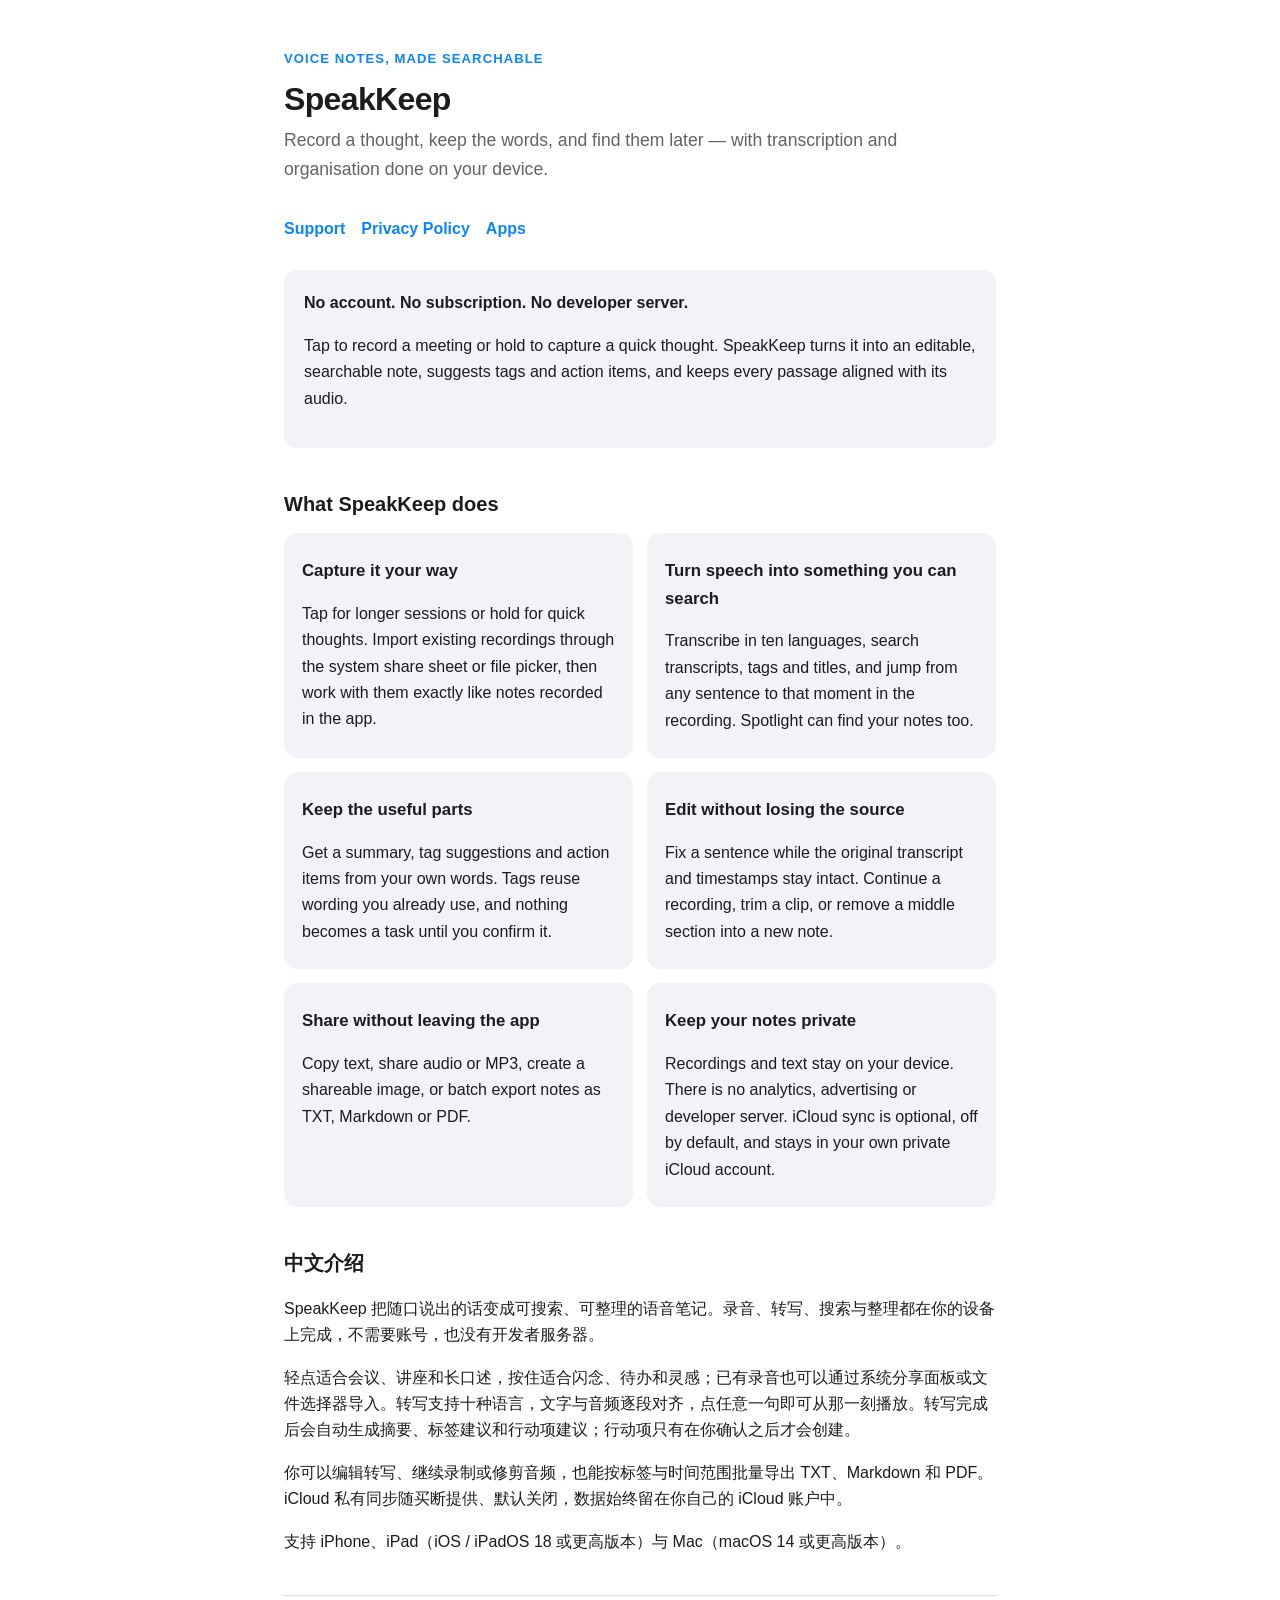
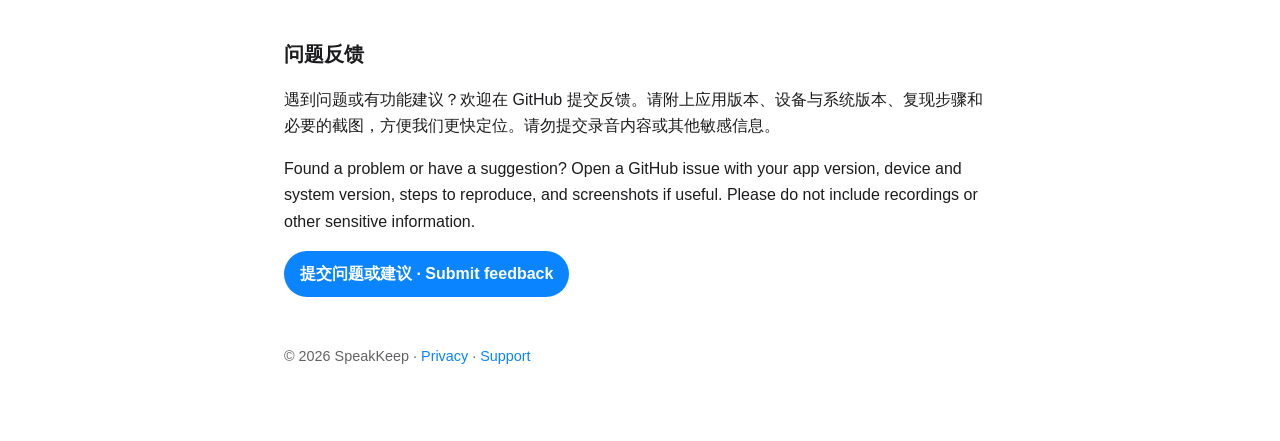
<file: speakkeep/index.html>
<!doctype html>
<html lang="en">
<head>
<meta charset="utf-8">
<meta name="viewport" content="width=device-width, initial-scale=1">
<title>SpeakKeep — Voice Notes</title>
<meta name="description" content="SpeakKeep turns voice notes into searchable, organised text on your iPhone, iPad and Mac. No account, no subscription, no developer server.">
<link rel="stylesheet" href="assets.css">
</head>
<body>
<main>
  <header>
    <p class="eyebrow">Voice notes, made searchable</p>
    <h1>SpeakKeep</h1>
    <p class="lead">Record a thought, keep the words, and find them later — with transcription and organisation done on your device.</p>
    <nav>
      <a href="support/">Support</a>
      <a href="privacy/">Privacy Policy</a>
      <a href="../">Apps</a>
    </nav>
  </header>

  <div class="card">
    <strong>No account. No subscription. No developer server.</strong>
    <p>Tap to record a meeting or hold to capture a quick thought. SpeakKeep turns it into an editable, searchable note, suggests tags and action items, and keeps every passage aligned with its audio.</p>
  </div>

  <h2>What SpeakKeep does</h2>
  <div class="features">
    <section class="feature">
      <h3>Capture it your way</h3>
      <p>Tap for longer sessions or hold for quick thoughts. Import existing recordings through the system share sheet or file picker, then work with them exactly like notes recorded in the app.</p>
    </section>
    <section class="feature">
      <h3>Turn speech into something you can search</h3>
      <p>Transcribe in ten languages, search transcripts, tags and titles, and jump from any sentence to that moment in the recording. Spotlight can find your notes too.</p>
    </section>
    <section class="feature">
      <h3>Keep the useful parts</h3>
      <p>Get a summary, tag suggestions and action items from your own words. Tags reuse wording you already use, and nothing becomes a task until you confirm it.</p>
    </section>
    <section class="feature">
      <h3>Edit without losing the source</h3>
      <p>Fix a sentence while the original transcript and timestamps stay intact. Continue a recording, trim a clip, or remove a middle section into a new note.</p>
    </section>
    <section class="feature">
      <h3>Share without leaving the app</h3>
      <p>Copy text, share audio or MP3, create a shareable image, or batch export notes as TXT, Markdown or PDF.</p>
    </section>
    <section class="feature">
      <h3>Keep your notes private</h3>
      <p>Recordings and text stay on your device. There is no analytics, advertising or developer server. iCloud sync is optional, off by default, and stays in your own private iCloud account.</p>
    </section>
  </div>

  <section lang="zh-Hans">
    <h2>中文介绍</h2>
    <p>SpeakKeep 把随口说出的话变成可搜索、可整理的语音笔记。录音、转写、搜索与整理都在你的设备上完成，不需要账号，也没有开发者服务器。</p>
    <p>轻点适合会议、讲座和长口述，按住适合闪念、待办和灵感；已有录音也可以通过系统分享面板或文件选择器导入。转写支持十种语言，文字与音频逐段对齐，点任意一句即可从那一刻播放。转写完成后会自动生成摘要、标签建议和行动项建议；行动项只有在你确认之后才会创建。</p>
    <p>你可以编辑转写、继续录制或修剪音频，也能按标签与时间范围批量导出 TXT、Markdown 和 PDF。iCloud 私有同步随买断提供、默认关闭，数据始终留在你自己的 iCloud 账户中。</p>
    <p>支持 iPhone、iPad（iOS / iPadOS 18 或更高版本）与 Mac（macOS 14 或更高版本）。</p>
  </section>

  <section id="feedback" class="feedback">
    <h2>问题反馈</h2>
    <p>遇到问题或有功能建议？欢迎在 GitHub 提交反馈。请附上应用版本、设备与系统版本、复现步骤和必要的截图，方便我们更快定位。请勿提交录音内容或其他敏感信息。</p>
    <p lang="en">Found a problem or have a suggestion? Open a GitHub issue with your app version, device and system version, steps to reproduce, and screenshots if useful. Please do not include recordings or other sensitive information.</p>
    <p><a class="button" href="https://github.com/chengwind198/appsite/issues/new">提交问题或建议 · Submit feedback</a></p>
  </section>

  <footer>© 2026 SpeakKeep · <a href="privacy/">Privacy</a> · <a href="support/">Support</a></footer>
</main>
</body>
</html>
</file>
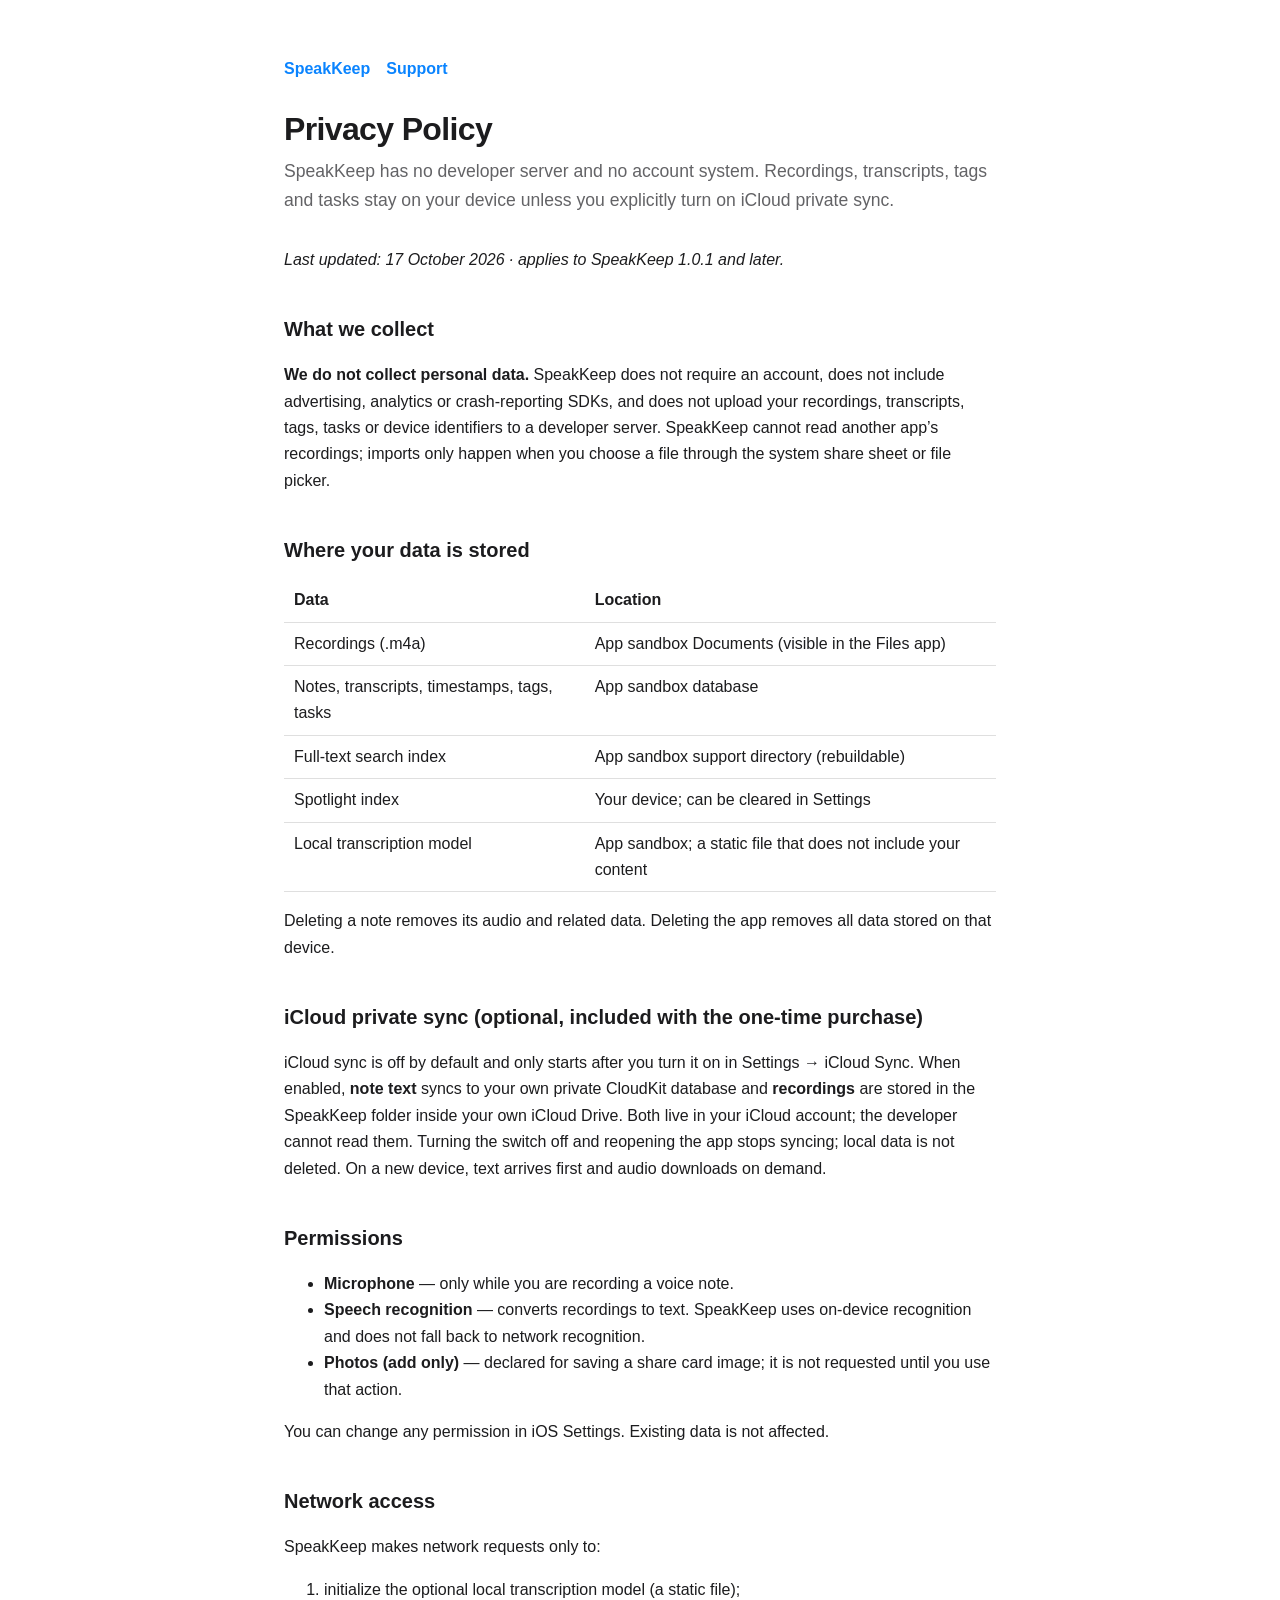
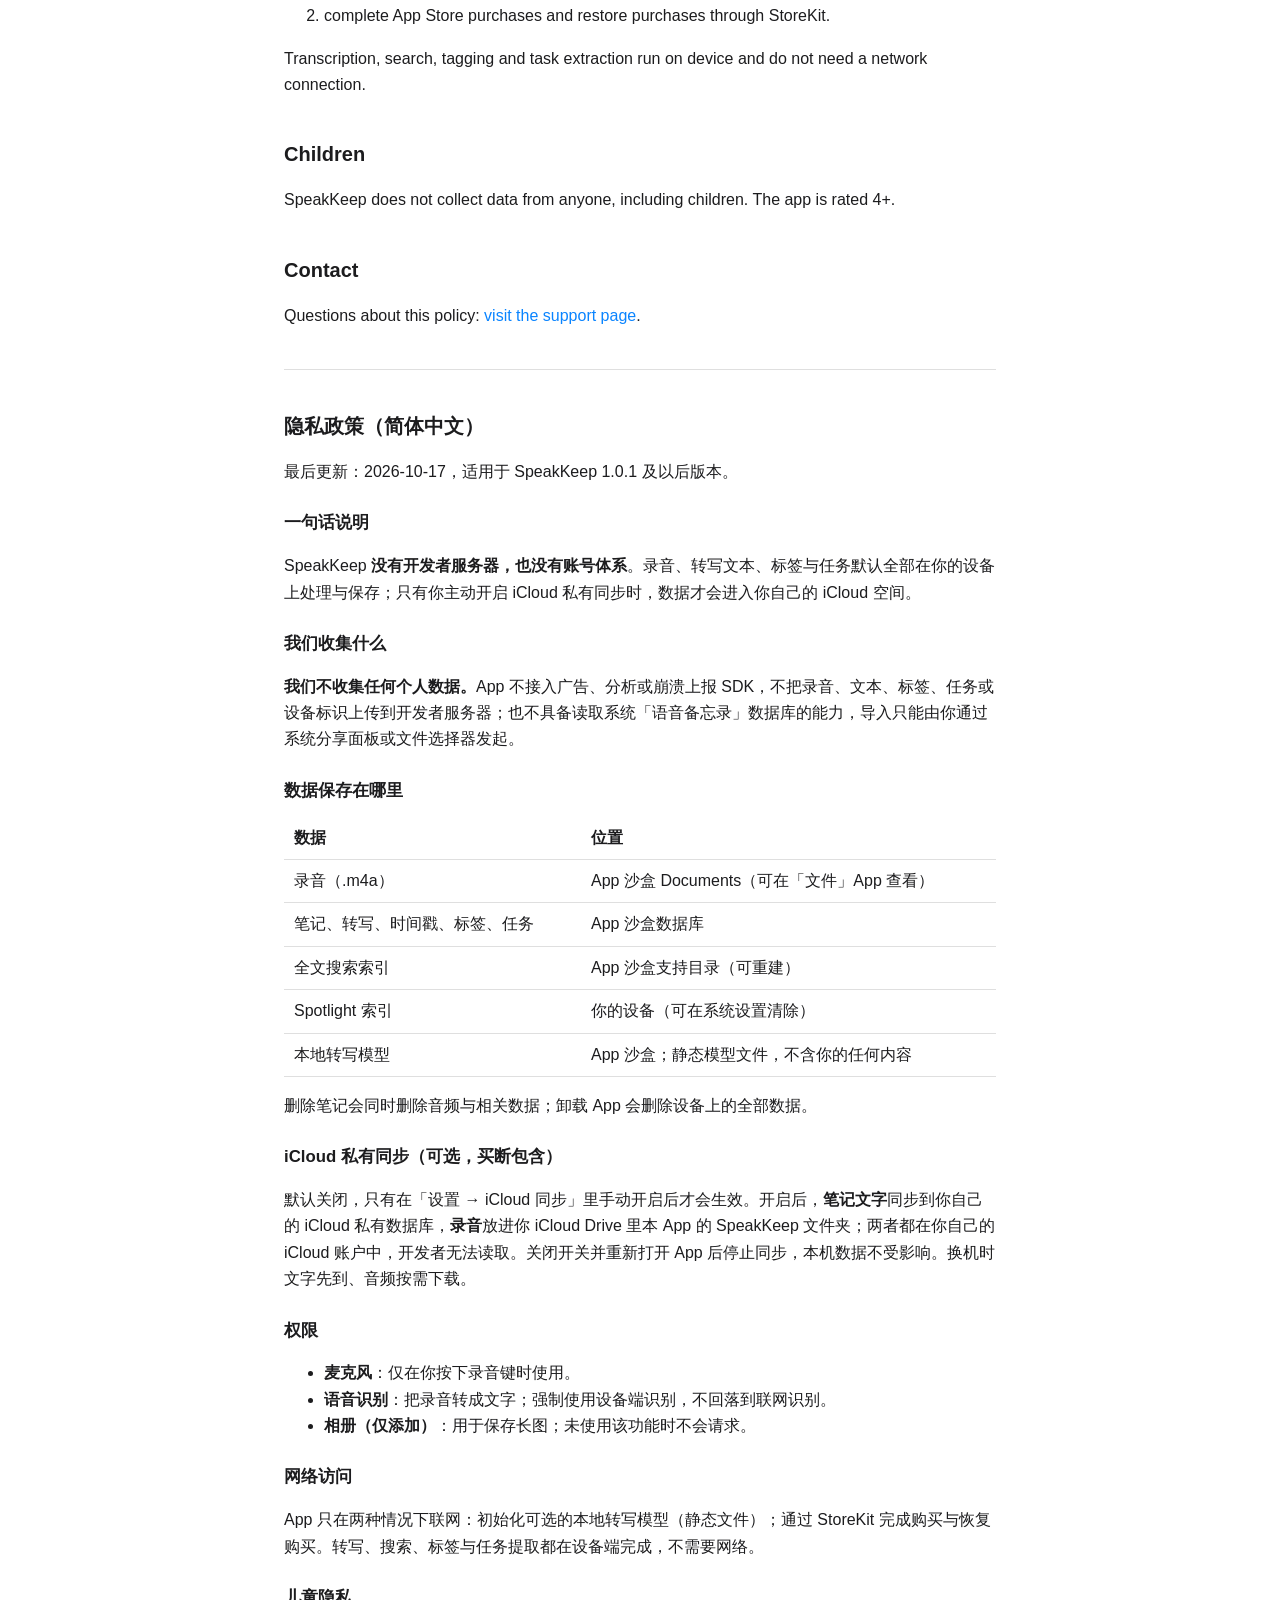
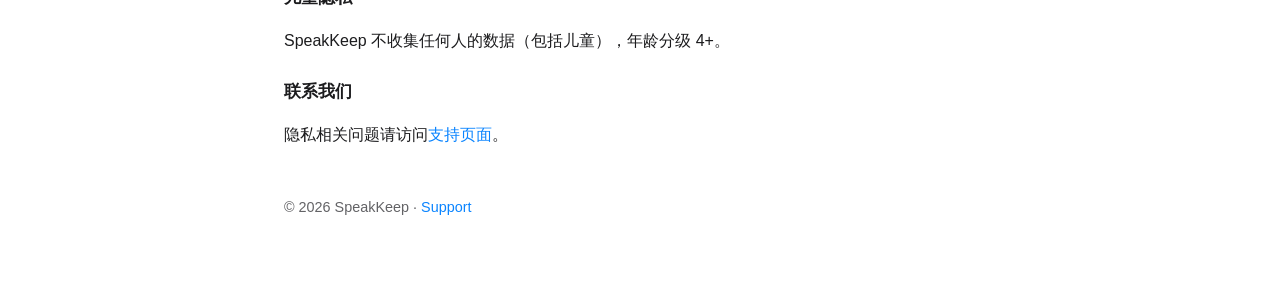
<file: speakkeep/privacy/index.html>
<!doctype html>
<html lang="en">
<head>
<meta charset="utf-8">
<meta name="viewport" content="width=device-width, initial-scale=1">
<title>SpeakKeep — Privacy Policy</title>
<link rel="stylesheet" href="../assets.css">
</head>
<body>
<main>
  <nav><a href="./">SpeakKeep</a><a href="../support/">Support</a></nav>
  <h1>Privacy Policy</h1>
  <p class="lead">SpeakKeep has no developer server and no account system. Recordings, transcripts, tags and tasks stay on your device unless you explicitly turn on iCloud private sync.</p>
  <p><em>Last updated: 17 October 2026 · applies to SpeakKeep 1.0.1 and later.</em></p>

  <h2>What we collect</h2>
  <p><strong>We do not collect personal data.</strong> SpeakKeep does not require an account, does not include advertising, analytics or crash-reporting SDKs, and does not upload your recordings, transcripts, tags, tasks or device identifiers to a developer server. SpeakKeep cannot read another app’s recordings; imports only happen when you choose a file through the system share sheet or file picker.</p>

  <h2>Where your data is stored</h2>
  <table>
    <tr><th>Data</th><th>Location</th></tr>
    <tr><td>Recordings (.m4a)</td><td>App sandbox Documents (visible in the Files app)</td></tr>
    <tr><td>Notes, transcripts, timestamps, tags, tasks</td><td>App sandbox database</td></tr>
    <tr><td>Full-text search index</td><td>App sandbox support directory (rebuildable)</td></tr>
    <tr><td>Spotlight index</td><td>Your device; can be cleared in Settings</td></tr>
    <tr><td>Local transcription model</td><td>App sandbox; a static file that does not include your content</td></tr>
  </table>
  <p>Deleting a note removes its audio and related data. Deleting the app removes all data stored on that device.</p>

  <h2>iCloud private sync (optional, included with the one-time purchase)</h2>
  <p>iCloud sync is off by default and only starts after you turn it on in Settings → iCloud Sync. When enabled, <strong>note text</strong> syncs to your own private CloudKit database and <strong>recordings</strong> are stored in the SpeakKeep folder inside your own iCloud Drive. Both live in your iCloud account; the developer cannot read them. Turning the switch off and reopening the app stops syncing; local data is not deleted. On a new device, text arrives first and audio downloads on demand.</p>

  <h2>Permissions</h2>
  <ul>
    <li><strong>Microphone</strong> — only while you are recording a voice note.</li>
    <li><strong>Speech recognition</strong> — converts recordings to text. SpeakKeep uses on-device recognition and does not fall back to network recognition.</li>
    <li><strong>Photos (add only)</strong> — declared for saving a share card image; it is not requested until you use that action.</li>
  </ul>
  <p>You can change any permission in iOS Settings. Existing data is not affected.</p>

  <h2>Network access</h2>
  <p>SpeakKeep makes network requests only to:</p>
  <ol>
    <li>initialize the optional local transcription model (a static file);</li>
    <li>complete App Store purchases and restore purchases through StoreKit.</li>
  </ol>
  <p>Transcription, search, tagging and task extraction run on device and do not need a network connection.</p>
  <h2>Children</h2>
  <p>SpeakKeep does not collect data from anyone, including children. The app is rated 4+.</p>

  <h2>Contact</h2>
  <p>Questions about this policy: <a href="support/">visit the support page</a>.</p>

  <hr>

  <h2>隐私政策（简体中文）</h2>
  <p>最后更新：2026-10-17，适用于 SpeakKeep 1.0.1 及以后版本。</p>

  <h3>一句话说明</h3>
  <p>SpeakKeep <strong>没有开发者服务器，也没有账号体系</strong>。录音、转写文本、标签与任务默认全部在你的设备上处理与保存；只有你主动开启 iCloud 私有同步时，数据才会进入你自己的 iCloud 空间。</p>

  <h3>我们收集什么</h3>
  <p><strong>我们不收集任何个人数据。</strong>App 不接入广告、分析或崩溃上报 SDK，不把录音、文本、标签、任务或设备标识上传到开发者服务器；也不具备读取系统「语音备忘录」数据库的能力，导入只能由你通过系统分享面板或文件选择器发起。</p>

  <h3>数据保存在哪里</h3>
  <table>
    <tr><th>数据</th><th>位置</th></tr>
    <tr><td>录音（.m4a）</td><td>App 沙盒 Documents（可在「文件」App 查看）</td></tr>
    <tr><td>笔记、转写、时间戳、标签、任务</td><td>App 沙盒数据库</td></tr>
    <tr><td>全文搜索索引</td><td>App 沙盒支持目录（可重建）</td></tr>
    <tr><td>Spotlight 索引</td><td>你的设备（可在系统设置清除）</td></tr>
    <tr><td>本地转写模型</td><td>App 沙盒；静态模型文件，不含你的任何内容</td></tr>
  </table>
  <p>删除笔记会同时删除音频与相关数据；卸载 App 会删除设备上的全部数据。</p>

  <h3>iCloud 私有同步（可选，买断包含）</h3>
  <p>默认关闭，只有在「设置 → iCloud 同步」里手动开启后才会生效。开启后，<strong>笔记文字</strong>同步到你自己的 iCloud 私有数据库，<strong>录音</strong>放进你 iCloud Drive 里本 App 的 SpeakKeep 文件夹；两者都在你自己的 iCloud 账户中，开发者无法读取。关闭开关并重新打开 App 后停止同步，本机数据不受影响。换机时文字先到、音频按需下载。</p>

  <h3>权限</h3>
  <ul>
    <li><strong>麦克风</strong>：仅在你按下录音键时使用。</li>
    <li><strong>语音识别</strong>：把录音转成文字；强制使用设备端识别，不回落到联网识别。</li>
    <li><strong>相册（仅添加）</strong>：用于保存长图；未使用该功能时不会请求。</li>
  </ul>

  <h3>网络访问</h3>
  <p>App 只在两种情况下联网：初始化可选的本地转写模型（静态文件）；通过 StoreKit 完成购买与恢复购买。转写、搜索、标签与任务提取都在设备端完成，不需要网络。</p>

  <h3>儿童隐私</h3>
  <p>SpeakKeep 不收集任何人的数据（包括儿童），年龄分级 4+。</p>

  <h3>联系我们</h3>
  <p>隐私相关问题请访问<a href="support/">支持页面</a>。</p>

  <footer>© 2026 SpeakKeep · <a href="support/">Support</a></footer>
</main>
</body>
</html>
</file>
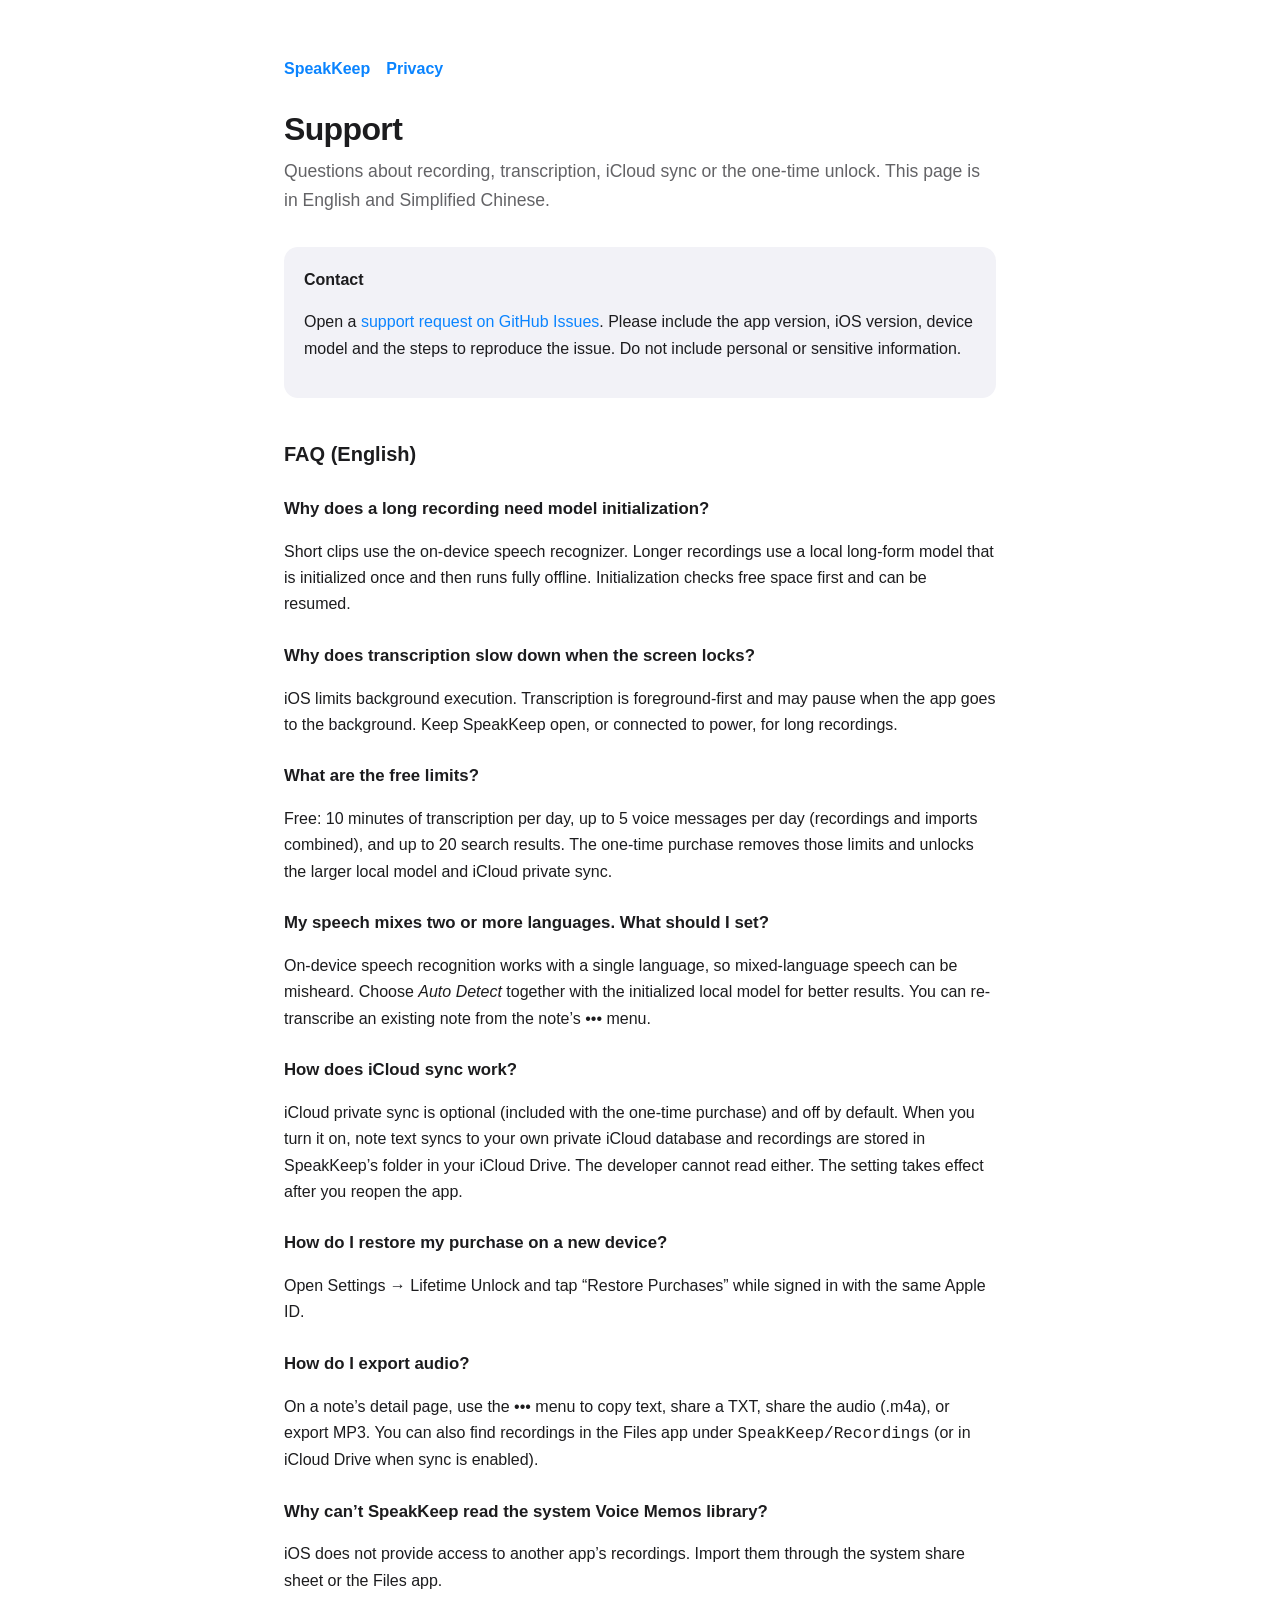
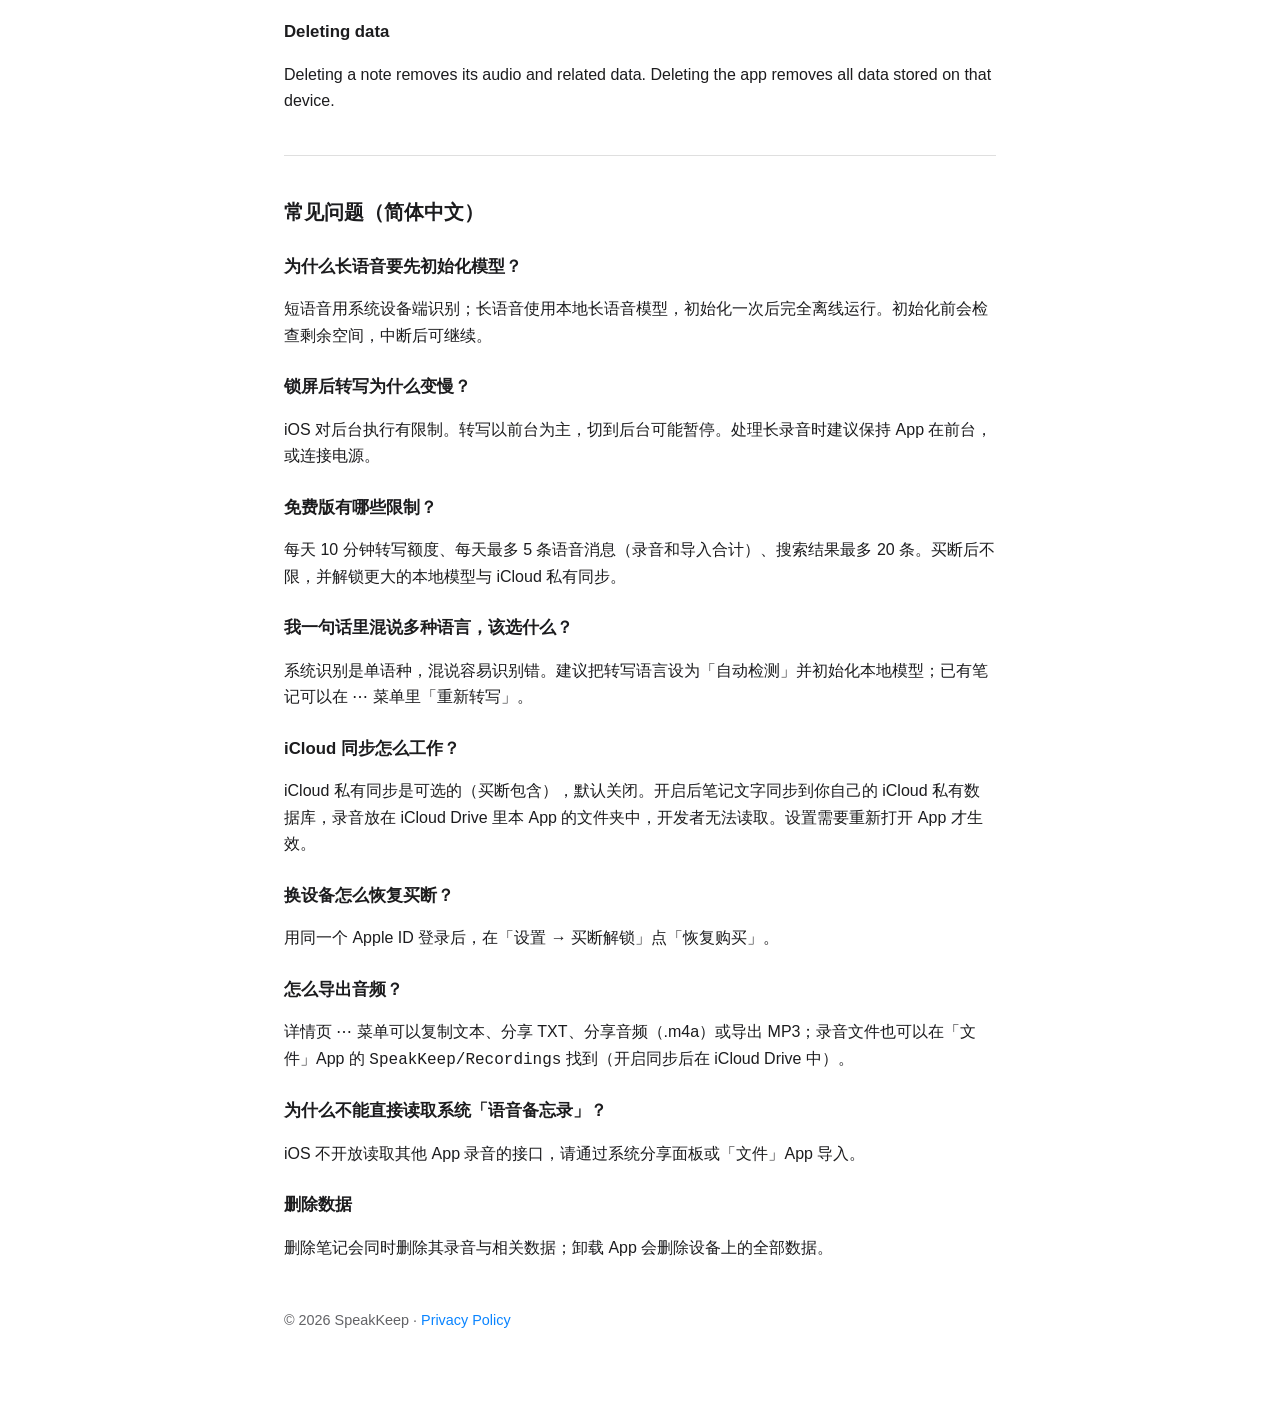
<file: speakkeep/support/index.html>
<!doctype html>
<html lang="en">
<head>
<meta charset="utf-8">
<meta name="viewport" content="width=device-width, initial-scale=1">
<title>SpeakKeep — Support</title>
<link rel="stylesheet" href="../assets.css">
</head>
<body>
<main>
  <nav><a href="./">SpeakKeep</a><a href="../privacy/">Privacy</a></nav>
  <h1>Support</h1>
  <p class="lead">Questions about recording, transcription, iCloud sync or the one-time unlock. This page is in English and Simplified Chinese.</p>

  <div class="card">
    <strong>Contact</strong>
    <p>Open a <a href="https://github.com/chengwind198/appsite/issues/new">support request on GitHub Issues</a>. Please include the app version, iOS version, device model and the steps to reproduce the issue. Do not include personal or sensitive information.</p>
  </div>

  <h2>FAQ (English)</h2>

  <h3>Why does a long recording need model initialization?</h3>
  <p>Short clips use the on-device speech recognizer. Longer recordings use a local long-form model that is initialized once and then runs fully offline. Initialization checks free space first and can be resumed.</p>

  <h3>Why does transcription slow down when the screen locks?</h3>
  <p>iOS limits background execution. Transcription is foreground-first and may pause when the app goes to the background. Keep SpeakKeep open, or connected to power, for long recordings.</p>

  <h3>What are the free limits?</h3>
  <p>Free: 10 minutes of transcription per day, up to 5 voice messages per day (recordings and imports combined), and up to 20 search results. The one-time purchase removes those limits and unlocks the larger local model and iCloud private sync.</p>

  <h3>My speech mixes two or more languages. What should I set?</h3>
  <p>On-device speech recognition works with a single language, so mixed-language speech can be misheard. Choose <em>Auto Detect</em> together with the initialized local model for better results. You can re-transcribe an existing note from the note’s ••• menu.</p>

  <h3>How does iCloud sync work?</h3>
  <p>iCloud private sync is optional (included with the one-time purchase) and off by default. When you turn it on, note text syncs to your own private iCloud database and recordings are stored in SpeakKeep’s folder in your iCloud Drive. The developer cannot read either. The setting takes effect after you reopen the app.</p>

  <h3>How do I restore my purchase on a new device?</h3>
  <p>Open Settings → Lifetime Unlock and tap “Restore Purchases” while signed in with the same Apple ID.</p>

  <h3>How do I export audio?</h3>
  <p>On a note’s detail page, use the ••• menu to copy text, share a TXT, share the audio (.m4a), or export MP3. You can also find recordings in the Files app under <code>SpeakKeep/Recordings</code> (or in iCloud Drive when sync is enabled).</p>

  <h3>Why can’t SpeakKeep read the system Voice Memos library?</h3>
  <p>iOS does not provide access to another app’s recordings. Import them through the system share sheet or the Files app.</p>

  <h3>Deleting data</h3>
  <p>Deleting a note removes its audio and related data. Deleting the app removes all data stored on that device.</p>

  <hr>

  <h2>常见问题（简体中文）</h2>

  <h3>为什么长语音要先初始化模型？</h3>
  <p>短语音用系统设备端识别；长语音使用本地长语音模型，初始化一次后完全离线运行。初始化前会检查剩余空间，中断后可继续。</p>

  <h3>锁屏后转写为什么变慢？</h3>
  <p>iOS 对后台执行有限制。转写以前台为主，切到后台可能暂停。处理长录音时建议保持 App 在前台，或连接电源。</p>

  <h3>免费版有哪些限制？</h3>
  <p>每天 10 分钟转写额度、每天最多 5 条语音消息（录音和导入合计）、搜索结果最多 20 条。买断后不限，并解锁更大的本地模型与 iCloud 私有同步。</p>

  <h3>我一句话里混说多种语言，该选什么？</h3>
  <p>系统识别是单语种，混说容易识别错。建议把转写语言设为「自动检测」并初始化本地模型；已有笔记可以在 ⋯ 菜单里「重新转写」。</p>

  <h3>iCloud 同步怎么工作？</h3>
  <p>iCloud 私有同步是可选的（买断包含），默认关闭。开启后笔记文字同步到你自己的 iCloud 私有数据库，录音放在 iCloud Drive 里本 App 的文件夹中，开发者无法读取。设置需要重新打开 App 才生效。</p>

  <h3>换设备怎么恢复买断？</h3>
  <p>用同一个 Apple ID 登录后，在「设置 → 买断解锁」点「恢复购买」。</p>

  <h3>怎么导出音频？</h3>
  <p>详情页 ⋯ 菜单可以复制文本、分享 TXT、分享音频（.m4a）或导出 MP3；录音文件也可以在「文件」App 的 <code>SpeakKeep/Recordings</code> 找到（开启同步后在 iCloud Drive 中）。</p>

  <h3>为什么不能直接读取系统「语音备忘录」？</h3>
  <p>iOS 不开放读取其他 App 录音的接口，请通过系统分享面板或「文件」App 导入。</p>

  <h3>删除数据</h3>
  <p>删除笔记会同时删除其录音与相关数据；卸载 App 会删除设备上的全部数据。</p>

  <footer>© 2026 SpeakKeep · <a href="privacy/">Privacy Policy</a></footer>
</main>
</body>
</html>
</file>
<file: speakkeep/assets.css>
:root { color-scheme: light dark; --fg:#1c1c1e; --muted:#636366; --bg:#ffffff; --card:#f2f2f7; --accent:#0a84ff; }
@media (prefers-color-scheme: dark) { :root { --fg:#f2f2f7; --muted:#aeaeb2; --bg:#000000; --card:#1c1c1e; --accent:#0a84ff; } }
* { box-sizing: border-box; }
body { margin:0; background:var(--bg); color:var(--fg); font:16px/1.65 -apple-system,BlinkMacSystemFont,"Segoe UI",Roboto,"Helvetica Neue","PingFang SC","Hiragino Sans GB","Microsoft YaHei",sans-serif; }
main { max-width: 760px; margin: 0 auto; padding: 48px 24px 72px; }
h1 { font-size: 2rem; line-height:1.2; margin: 0 0 8px; letter-spacing:-.02em; }
h2 { font-size: 1.25rem; margin: 40px 0 12px; }
h3 { font-size: 1.05rem; margin: 24px 0 6px; }
p, li { color: var(--fg); }
.lead { color: var(--muted); font-size: 1.1rem; margin: 0 0 32px; }
.eyebrow { color: var(--accent); font-size:.82rem; font-weight:700; letter-spacing:.08em; margin:0 0 10px; text-transform:uppercase; }
.card { background: var(--card); border-radius: 14px; padding: 20px; margin: 16px 0; }
.features { display:grid; grid-template-columns:repeat(2,minmax(0,1fr)); gap:14px; }
.feature { background:var(--card); border-radius:14px; padding:6px 18px 14px; }
.feature h3 { margin-top:18px; }
.feature p { margin-bottom:10px; }
.feedback { border-top:1px solid rgba(127,127,127,.25); margin-top:40px; padding-top:2px; }
.button { display:inline-block; background:var(--accent); color:#fff; font-weight:650; padding:10px 16px; border-radius:999px; }
.button:hover { text-decoration:none; filter:brightness(1.08); }
a { color: var(--accent); text-decoration: none; }
a:hover { text-decoration: underline; }
nav { display:flex; gap:16px; flex-wrap:wrap; margin: 8px 0 28px; }
nav a { font-weight:600; }
hr { border:0; border-top:1px solid rgba(127,127,127,.25); margin:40px 0; }
footer { color: var(--muted); font-size:.9rem; margin-top:48px; }
code { font-family: ui-monospace, SFMono-Regular, Menlo, monospace; }
table { border-collapse: collapse; width:100%; margin:12px 0; }
th, td { text-align:left; padding:8px 10px; border-bottom:1px solid rgba(127,127,127,.25); vertical-align:top; }
@media (max-width: 620px) {
  main { padding: 32px 20px 56px; }
  .features { grid-template-columns:1fr; }
}
</file>
